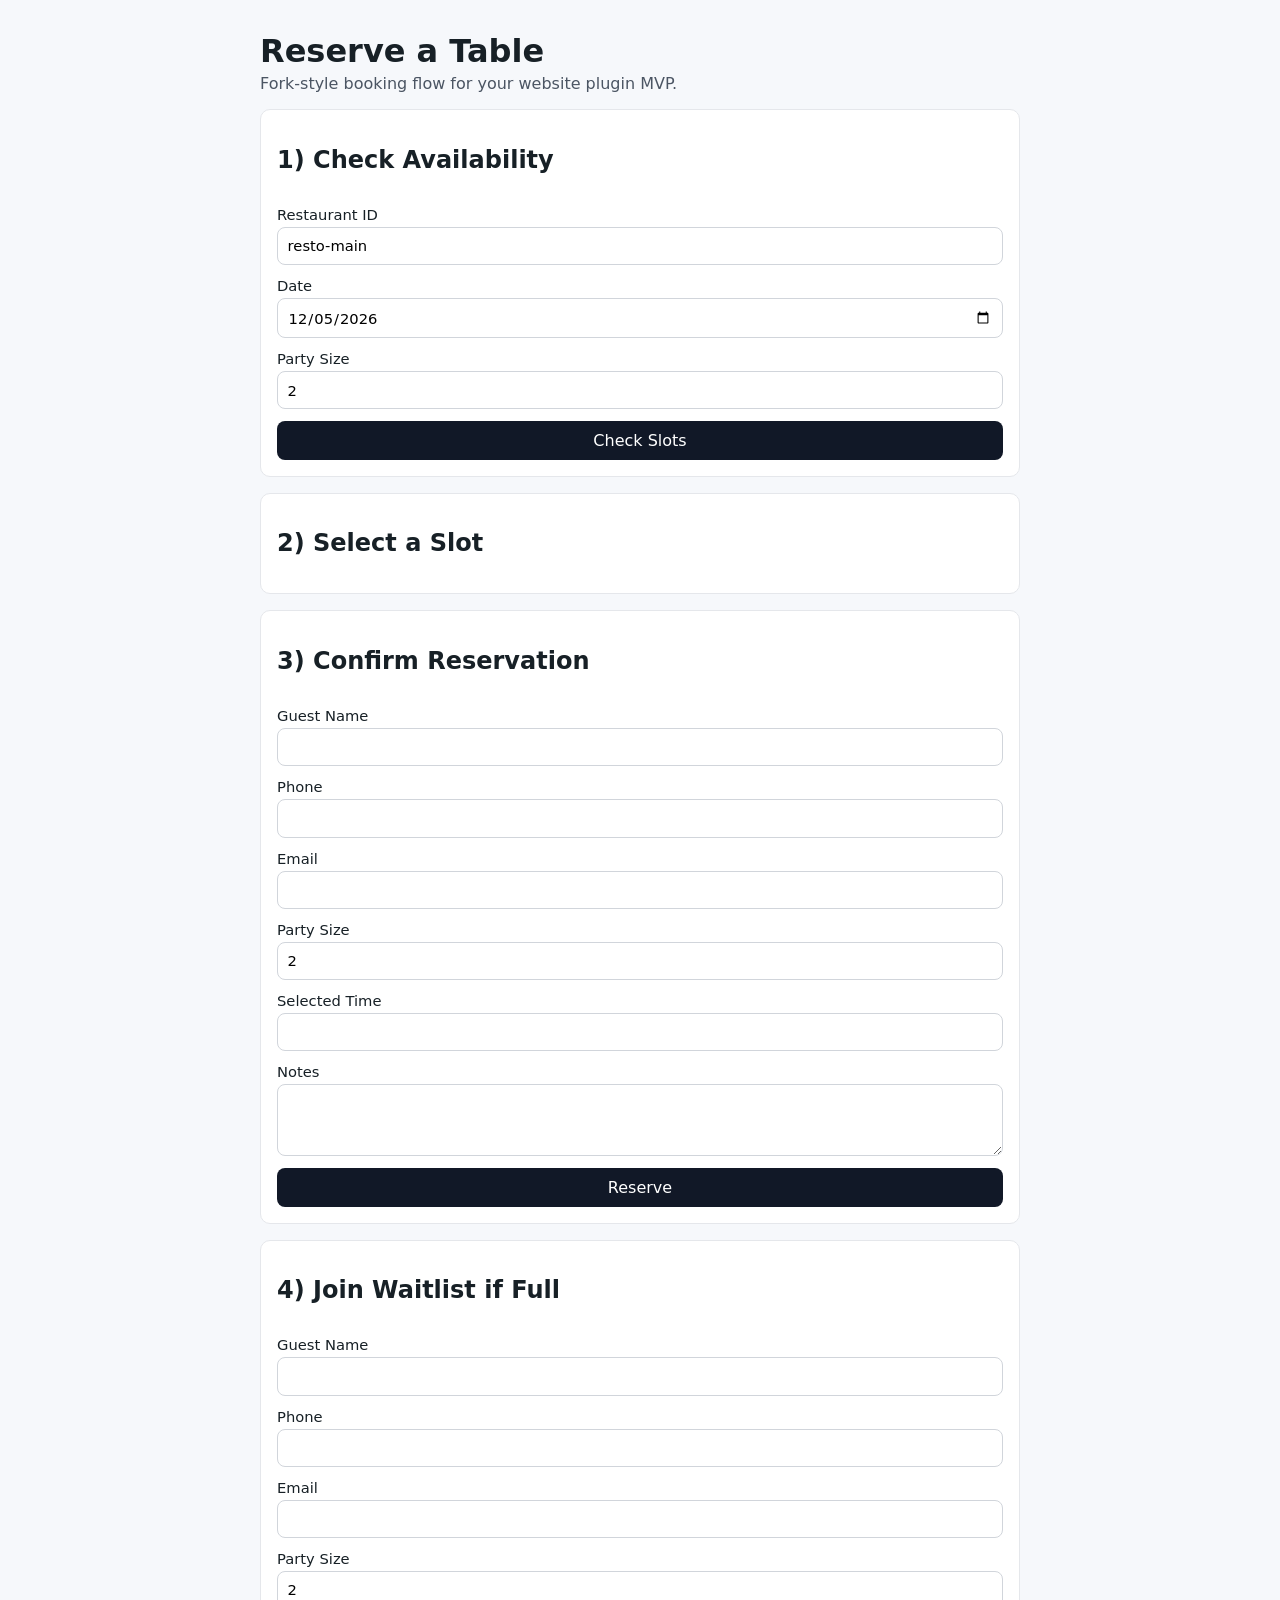
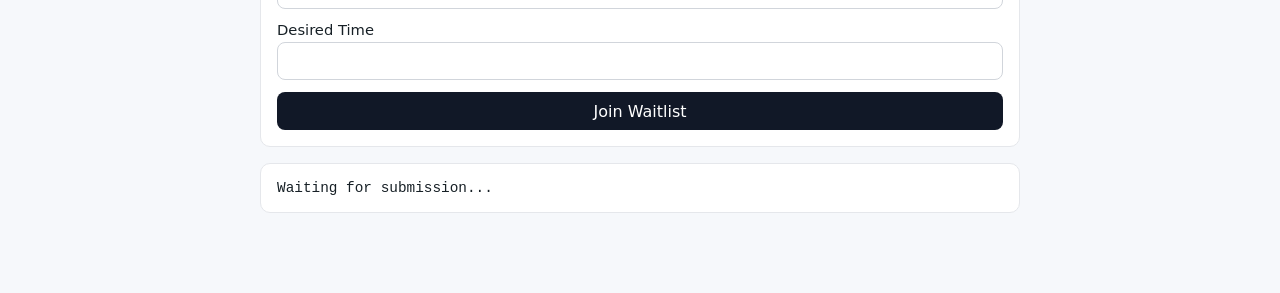
<file: web/index.html>
<!doctype html>
<html lang="en">
  <head>
    <meta charset="UTF-8" />
    <meta name="viewport" content="width=device-width, initial-scale=1.0" />
    <title>Restaurant Reservation Widget Demo</title>
    <link rel="stylesheet" href="/web/styles.css" />
  </head>
  <body>
    <main class="container">
      <h1>Reserve a Table</h1>
      <p class="subtitle">Fork-style booking flow for your website plugin MVP.</p>

      <form id="availability-form" class="card">
        <h2>1) Check Availability</h2>
        <label>Restaurant ID <input name="restaurantId" value="resto-main" required /></label>
        <label>Date <input name="date" type="date" required /></label>
        <label>Party Size <input name="partySize" type="number" min="1" value="2" required /></label>
        <button type="submit">Check Slots</button>
      </form>

      <section class="card">
        <h2>2) Select a Slot</h2>
        <div id="slots" class="slots"></div>
      </section>

      <form id="reservation-form" class="card">
        <h2>3) Confirm Reservation</h2>
        <input type="hidden" name="restaurantId" value="resto-main" />
        <label>Guest Name <input name="guestName" required /></label>
        <label>Phone <input name="guestPhone" /></label>
        <label>Email <input name="guestEmail" type="email" /></label>
        <label>Party Size <input name="partySize" type="number" min="1" value="2" required /></label>
        <label>Selected Time <input name="reservationAt" id="reservationAt" readonly required /></label>
        <label>Notes <textarea name="notes" rows="3"></textarea></label>
        <button type="submit">Reserve</button>
      </form>

      <form id="waitlist-form" class="card">
        <h2>4) Join Waitlist if Full</h2>
        <input type="hidden" name="restaurantId" value="resto-main" />
        <label>Guest Name <input name="guestName" required /></label>
        <label>Phone <input name="guestPhone" /></label>
        <label>Email <input name="guestEmail" type="email" /></label>
        <label>Party Size <input name="partySize" type="number" min="1" value="2" required /></label>
        <label>Desired Time <input name="desiredAt" id="desiredAt" readonly required /></label>
        <button type="submit">Join Waitlist</button>
      </form>

      <pre id="result" class="card result">Waiting for submission...</pre>
    </main>
    <script src="/web/widget.js"></script>
  </body>
</html>
</file>
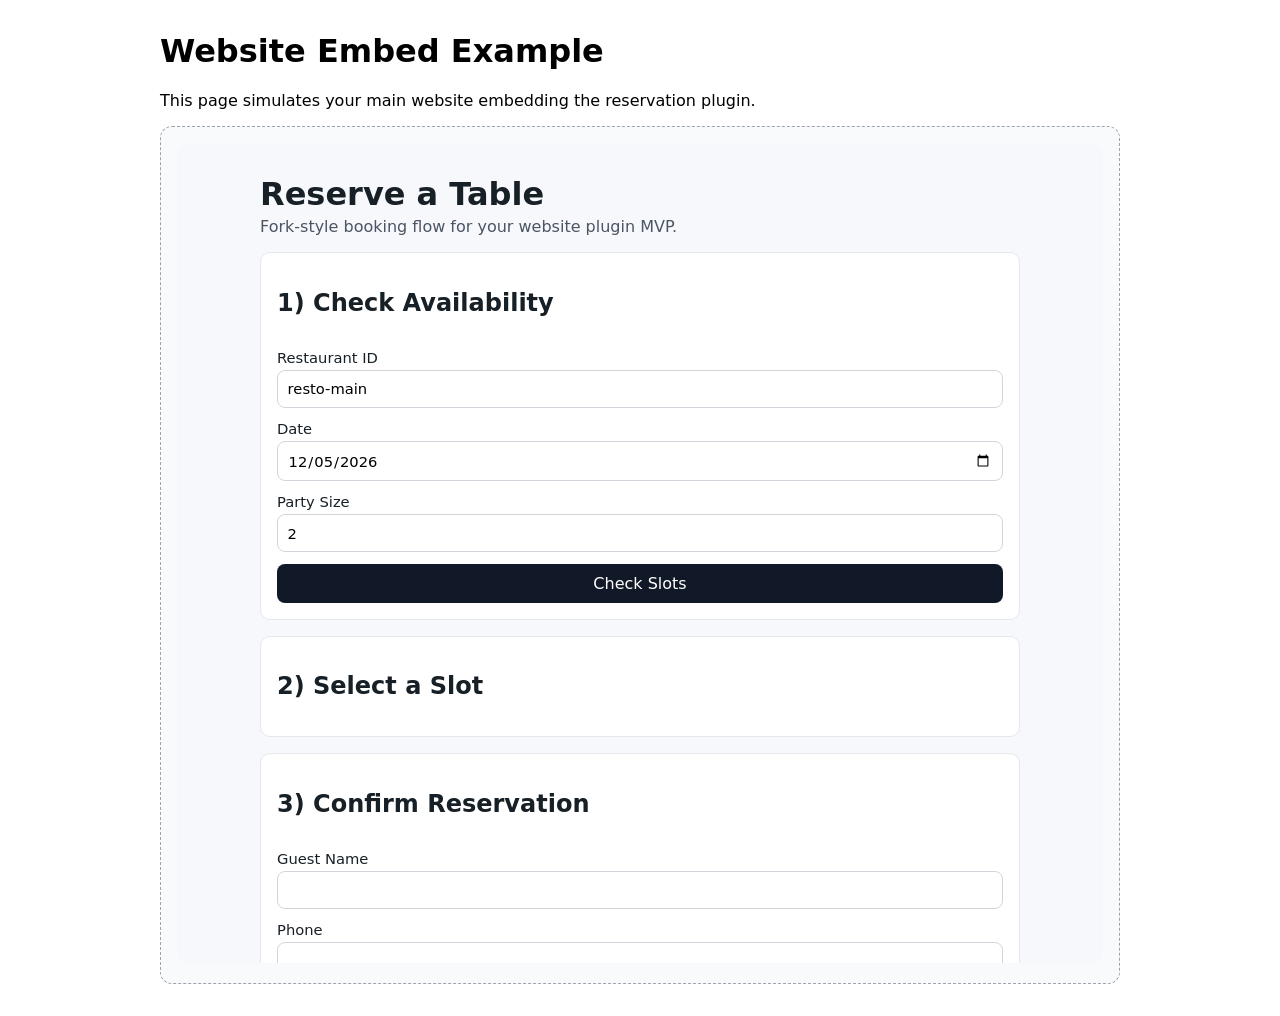
<file: web/embed-example.html>
<!doctype html>
<html lang="en">
  <head>
    <meta charset="UTF-8" />
    <meta name="viewport" content="width=device-width, initial-scale=1.0" />
    <title>Reservation Widget Embed Example</title>
    <style>
      body { font-family: Inter, system-ui, sans-serif; margin: 2rem auto; max-width: 960px; padding: 0 1rem; }
      .host-box { border: 1px dashed #9ca3af; border-radius: 12px; padding: 1rem; background: #f9fafb; }
      code { background: #f3f4f6; padding: 0.1rem 0.25rem; border-radius: 4px; }
    </style>
  </head>
  <body>
    <h1>Website Embed Example</h1>
    <p>This page simulates your main website embedding the reservation plugin.</p>

    <div class="host-box">
      <div id="reservation-plugin-root"></div>
    </div>

    <script src="/web/plugin.js"></script>
    <script>
      ReservationWidget.mount({
        target: '#reservation-plugin-root',
        apiBaseUrl: window.location.origin,
        restaurantId: 'resto-main',
        partySize: 2,
        height: 820,
      });
    </script>
  </body>
</html>
</file>
<file: web/styles.css>
:root {
  font-family: Inter, system-ui, -apple-system, Segoe UI, Roboto, sans-serif;
  color: #172026;
  background: #f6f8fb;
}
body { margin: 0; }
.container { max-width: 760px; margin: 2rem auto; padding: 0 1rem 2rem; }
h1 { margin-bottom: 0.25rem; }
.subtitle { color: #4b5563; margin-top: 0; }
.card {
  background: #fff;
  border: 1px solid #e5e7eb;
  border-radius: 10px;
  padding: 1rem;
  margin-bottom: 1rem;
}
form { display: grid; gap: 0.75rem; }
label { display: grid; gap: 0.25rem; font-size: 0.92rem; }
input, textarea, button, select {
  font: inherit;
  padding: 0.6rem;
  border-radius: 8px;
  border: 1px solid #d1d5db;
}
button {
  cursor: pointer;
  background: #111827;
  color: white;
  border: none;
}
.slots { display: flex; flex-wrap: wrap; gap: 0.5rem; }
.slot-btn { background: #eef2ff; color: #1e3a8a; border: 1px solid #c7d2fe; }
.slot-btn.selected { background: #1d4ed8; color: #fff; border-color: #1d4ed8; }
.slot-btn:disabled { opacity: 0.4; cursor: not-allowed; }
.result { white-space: pre-wrap; font-size: 0.9rem; }

.inline-form {
  display: flex;
  flex-wrap: wrap;
  align-items: end;
  gap: 0.75rem;
}

.inline-form label {
  min-width: 180px;
}

.admin-table {
  width: 100%;
  border-collapse: collapse;
  font-size: 0.9rem;
}

.admin-table th,
.admin-table td {
  border-bottom: 1px solid #e5e7eb;
  text-align: left;
  padding: 0.6rem;
  vertical-align: top;
}

.admin-actions {
  display: flex;
  flex-wrap: wrap;
  gap: 0.35rem;
}

.status-badge {
  display: inline-block;
  padding: 0.2rem 0.45rem;
  border-radius: 999px;
  font-size: 0.78rem;
  text-transform: uppercase;
}

.status-pending { background: #fff7ed; color: #9a3412; }
.status-confirmed { background: #eff6ff; color: #1d4ed8; }
.status-seated { background: #ecfdf5; color: #047857; }
.status-completed { background: #f3f4f6; color: #374151; }
.status-cancelled, .status-no_show { background: #fef2f2; color: #b91c1c; }

.slot-unavailable { background: #fee2e2; color: #991b1b; border: 1px solid #fecaca; }
.status-waiting { background: #fef9c3; color: #854d0e; }

.analytics-grid { display: grid; grid-template-columns: repeat(auto-fit, minmax(150px, 1fr)); gap: 0.6rem; }
.analytics-card { border: 1px solid #e5e7eb; border-radius: 8px; padding: 0.7rem; background: #fafafa; display: grid; gap: 0.25rem; }
.analytics-card span { color: #4b5563; font-size: 0.82rem; }
.analytics-card strong { font-size: 1.1rem; }

.auth-status { color: #374151; font-size: 0.88rem; align-self: center; }

.hidden { display: none; }

#whatsapp-status { margin-left: 0.75rem; }
</file>
